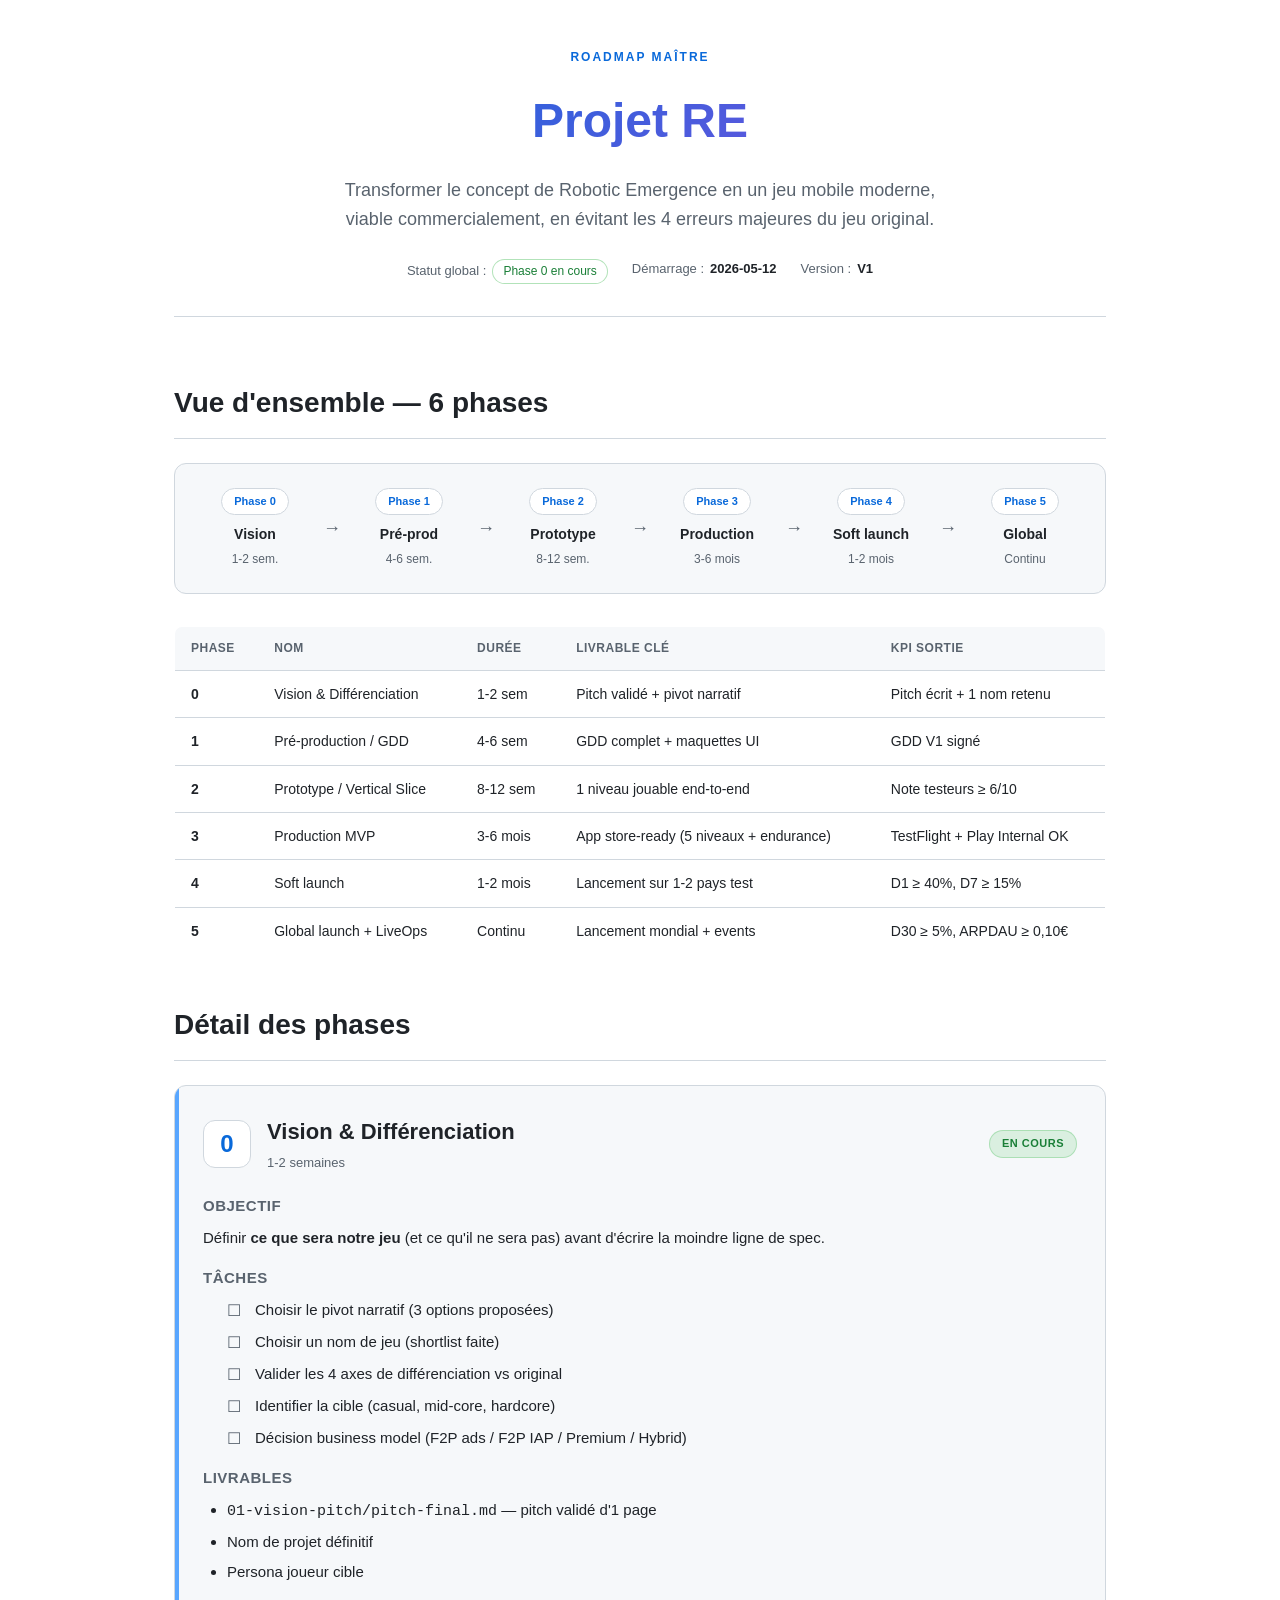
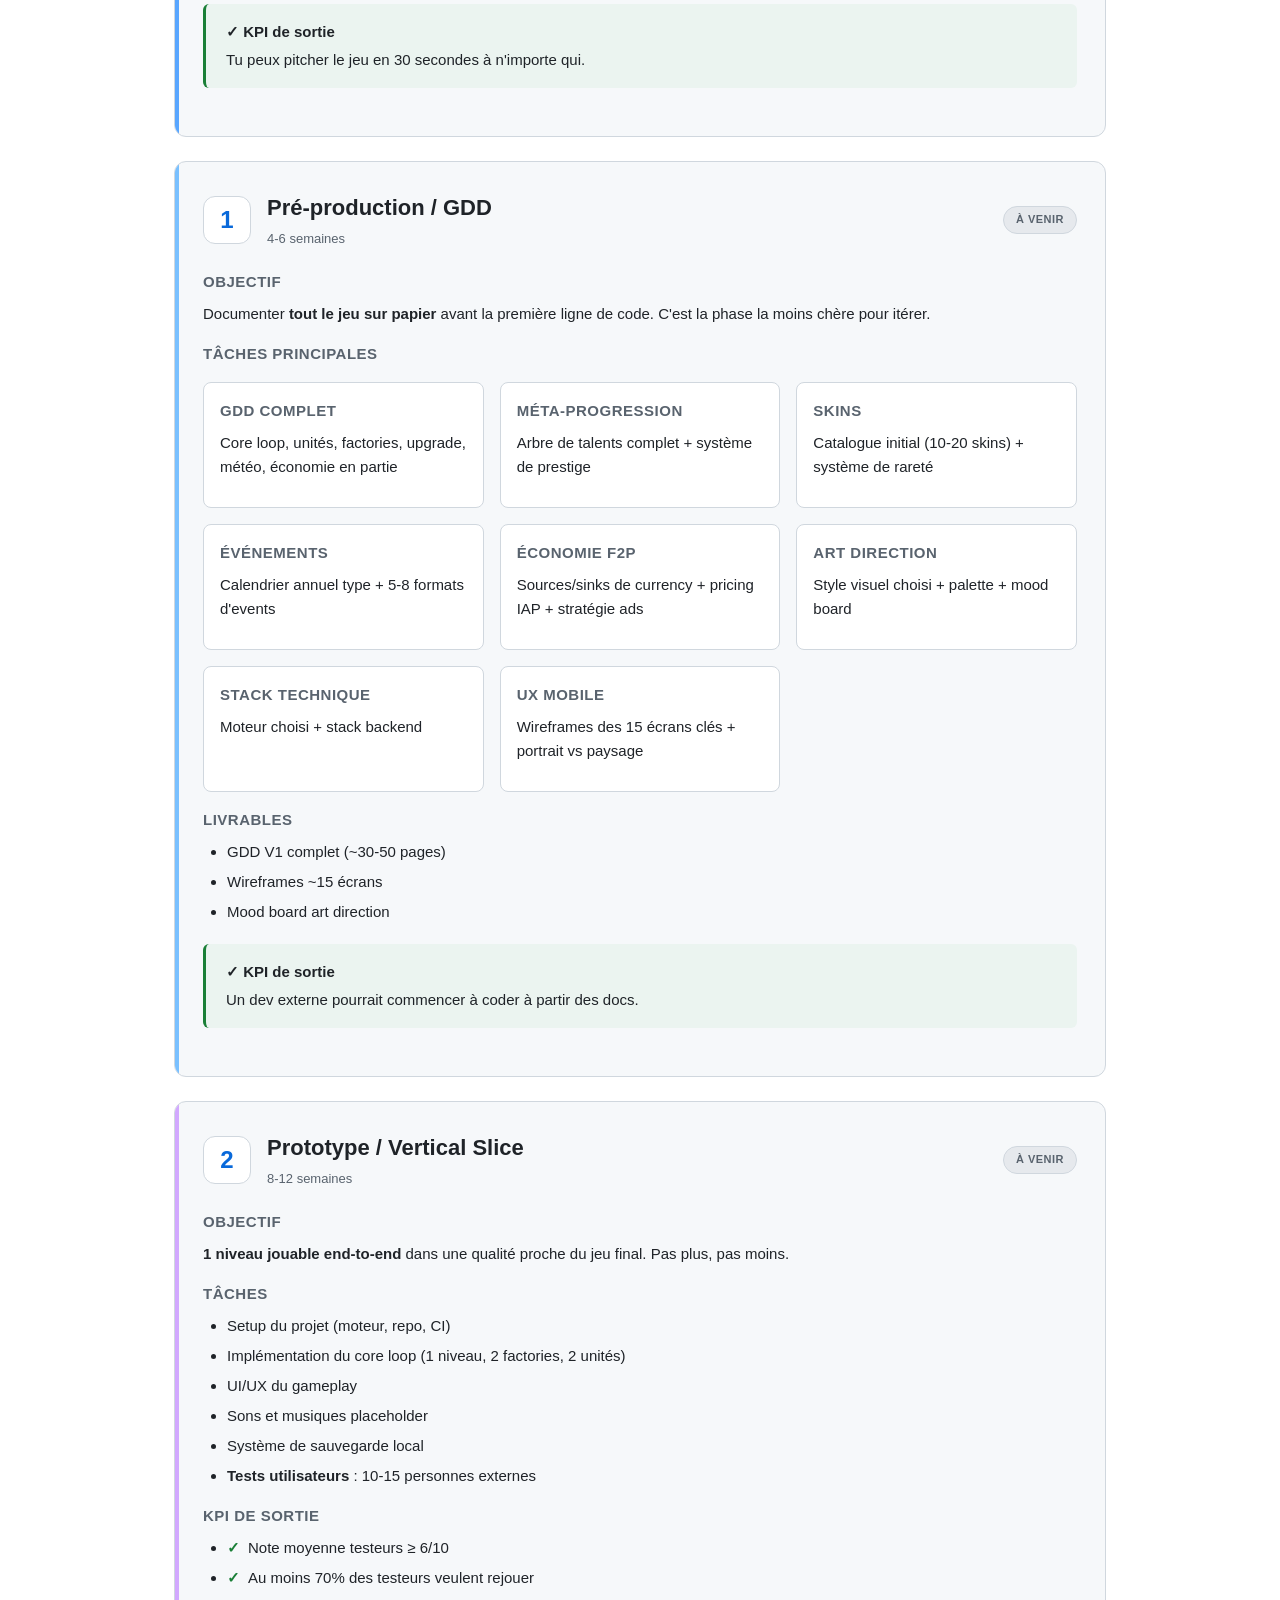
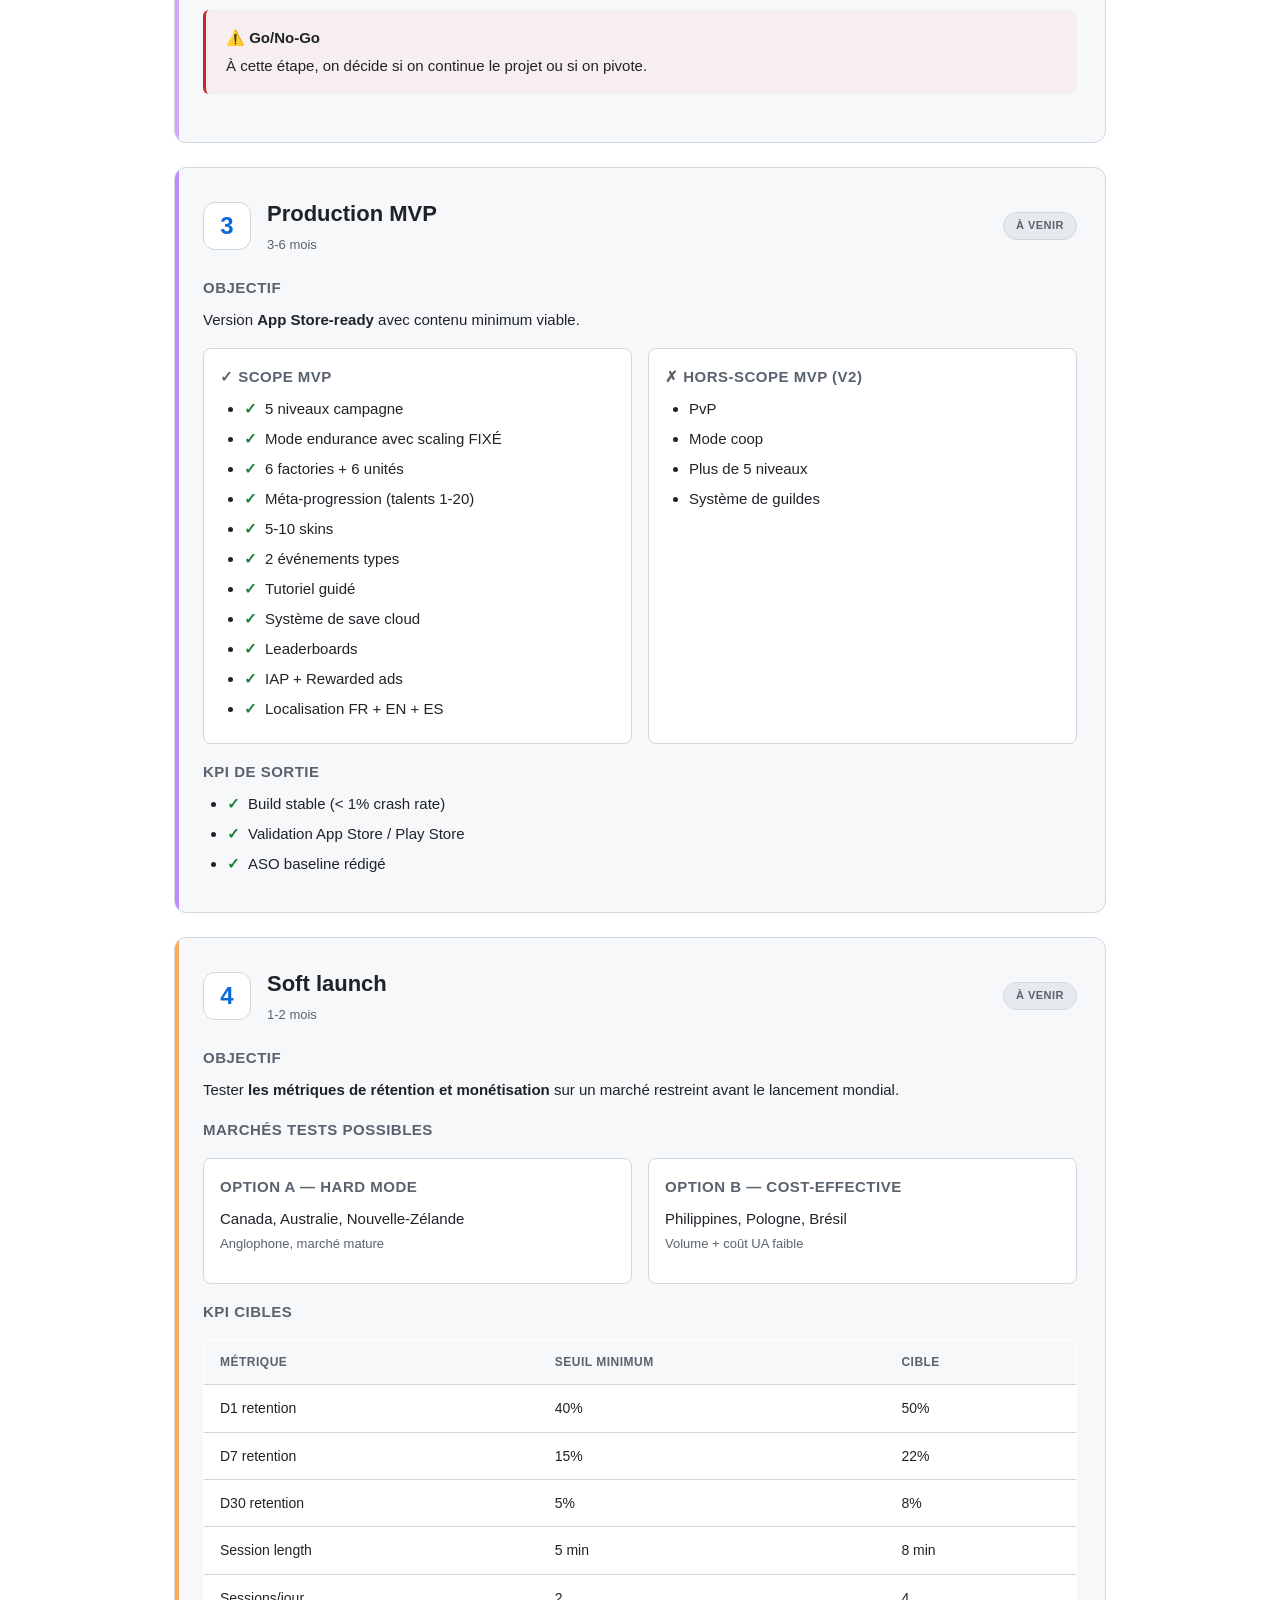
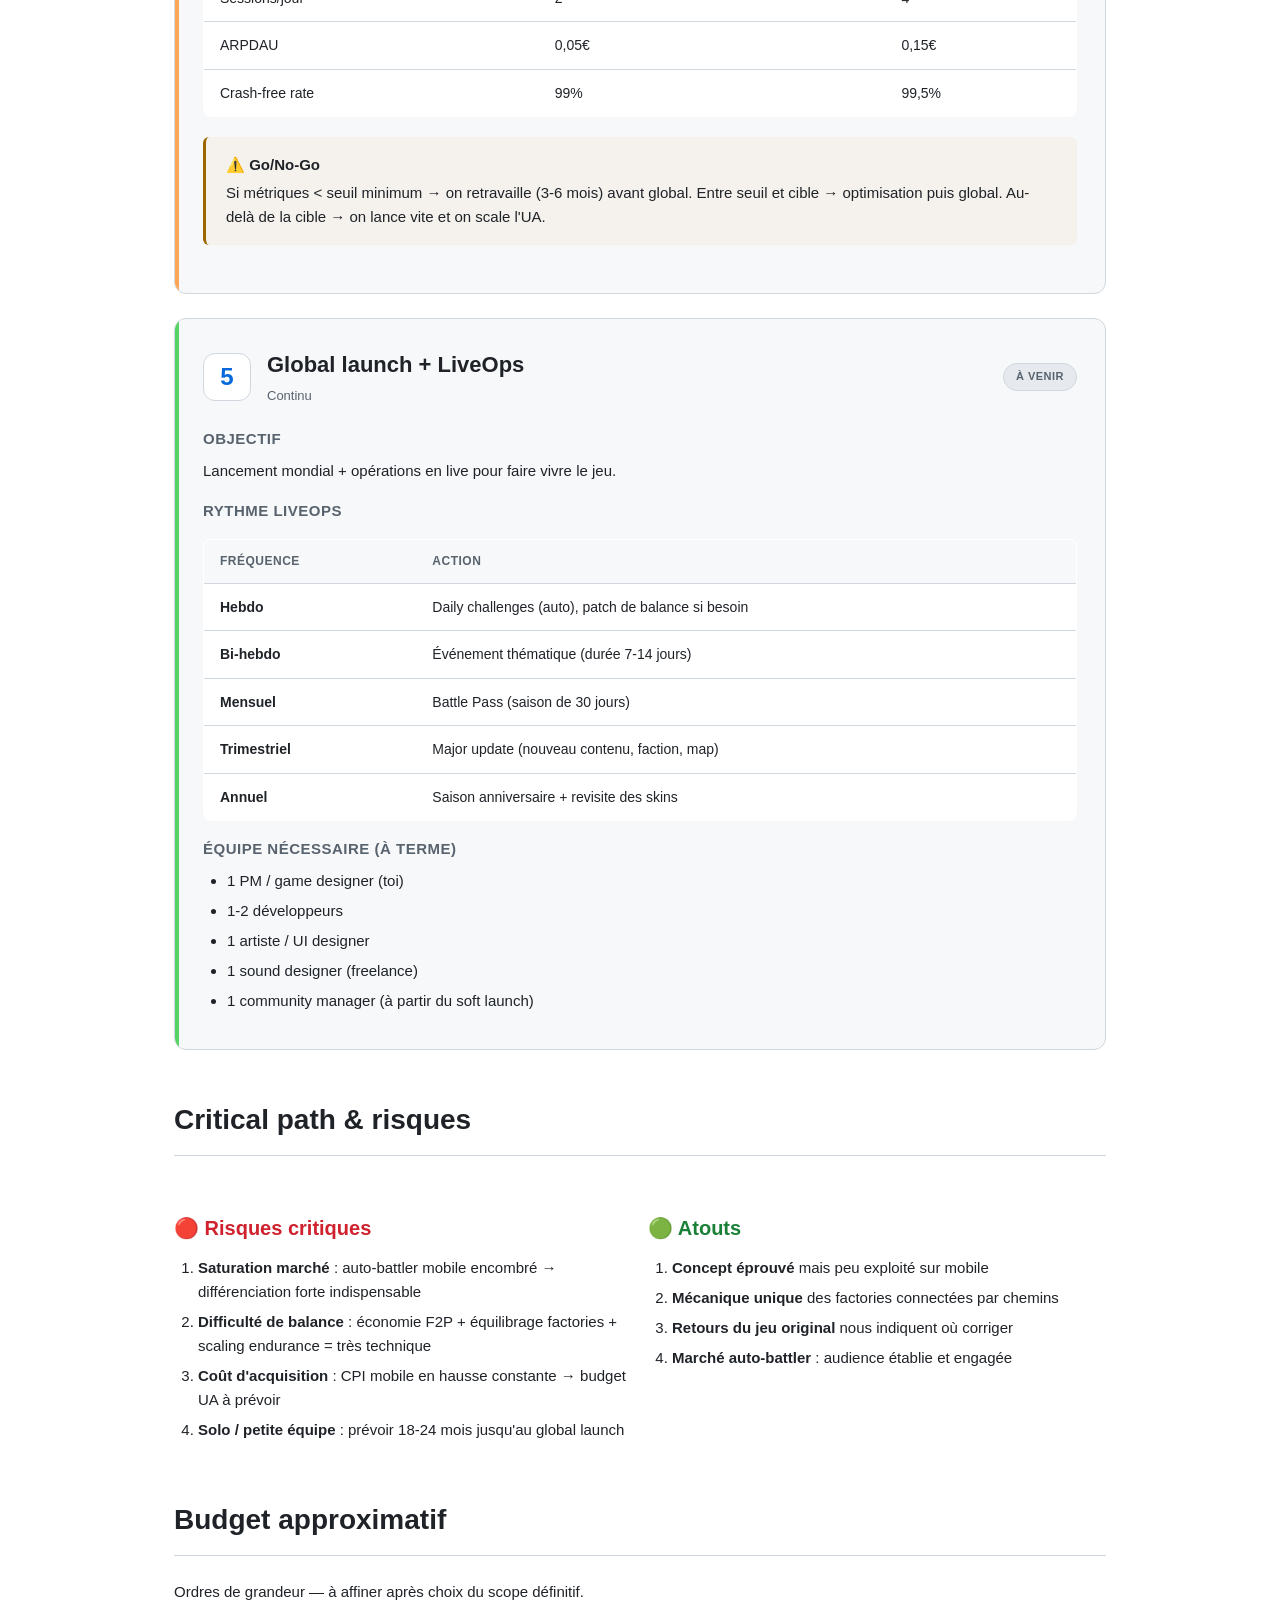
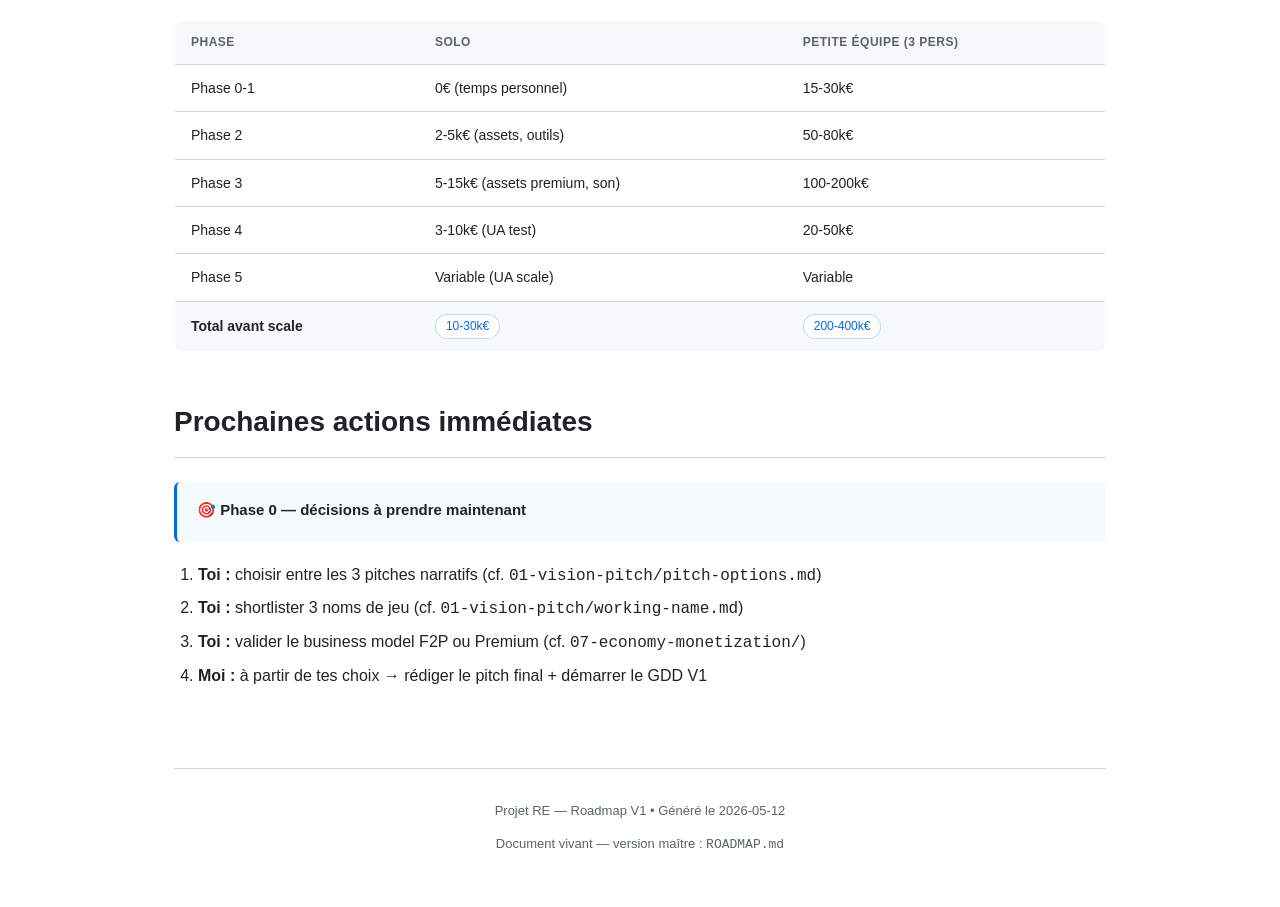
<file: ROADMAP.html>
<!DOCTYPE html>
<html lang="fr">
<head>
<meta charset="UTF-8">
<meta name="viewport" content="width=device-width, initial-scale=1.0">
<title>Roadmap — Projet RE</title>
<style>
  :root {
    --bg: #0d1117;
    --bg-card: #161b22;
    --bg-elev: #1f2733;
    --border: #30363d;
    --text: #e6edf3;
    --text-dim: #8b949e;
    --accent: #58a6ff;
    --accent-bright: #79c0ff;
    --green: #3fb950;
    --orange: #d29922;
    --red: #f85149;
    --purple: #bc8cff;
    --code-bg: #1f2733;
  }

  @media (prefers-color-scheme: light) {
    :root {
      --bg: #ffffff;
      --bg-card: #f6f8fa;
      --bg-elev: #ffffff;
      --border: #d0d7de;
      --text: #1f2328;
      --text-dim: #59636e;
      --accent: #0969da;
      --accent-bright: #0550ae;
      --green: #1a7f37;
      --orange: #9a6700;
      --red: #cf222e;
      --purple: #8250df;
      --code-bg: #f6f8fa;
    }
  }

  * { box-sizing: border-box; }

  body {
    margin: 0;
    background: var(--bg);
    color: var(--text);
    font-family: -apple-system, BlinkMacSystemFont, 'Segoe UI', 'SF Pro Text', Roboto, sans-serif;
    line-height: 1.6;
    font-size: 15px;
  }

  .container {
    max-width: 980px;
    margin: 0 auto;
    padding: 48px 24px;
  }

  /* HEADER */
  header {
    text-align: center;
    margin-bottom: 64px;
    padding-bottom: 32px;
    border-bottom: 1px solid var(--border);
  }

  header .eyebrow {
    color: var(--accent);
    font-size: 12px;
    text-transform: uppercase;
    letter-spacing: 2px;
    font-weight: 600;
    margin-bottom: 16px;
  }

  header h1 {
    font-size: 48px;
    font-weight: 800;
    margin: 0 0 16px;
    background: linear-gradient(135deg, var(--accent) 0%, var(--purple) 100%);
    -webkit-background-clip: text;
    -webkit-text-fill-color: transparent;
    background-clip: text;
  }

  header .subtitle {
    font-size: 18px;
    color: var(--text-dim);
    max-width: 640px;
    margin: 0 auto 24px;
  }

  header .meta {
    display: inline-flex;
    gap: 24px;
    flex-wrap: wrap;
    justify-content: center;
    font-size: 13px;
    color: var(--text-dim);
  }

  header .meta span strong {
    color: var(--text);
    margin-left: 6px;
  }

  /* SECTIONS */
  section {
    margin: 48px 0;
  }

  h2 {
    font-size: 28px;
    margin: 0 0 24px;
    padding-bottom: 12px;
    border-bottom: 1px solid var(--border);
  }

  h3 {
    font-size: 20px;
    margin: 32px 0 12px;
    color: var(--text);
  }

  h4 {
    font-size: 15px;
    margin: 16px 0 8px;
    color: var(--text-dim);
    text-transform: uppercase;
    letter-spacing: 0.5px;
    font-weight: 600;
  }

  p { margin: 0 0 12px; }

  /* TIMELINE FLOW */
  .timeline {
    background: var(--bg-card);
    border: 1px solid var(--border);
    border-radius: 12px;
    padding: 24px;
    margin-bottom: 32px;
    overflow-x: auto;
  }

  .timeline-flow {
    display: flex;
    gap: 12px;
    align-items: center;
    justify-content: space-between;
    min-width: 720px;
  }

  .flow-step {
    flex: 1;
    text-align: center;
  }

  .flow-step .badge {
    display: inline-block;
    background: var(--bg-elev);
    border: 1px solid var(--border);
    border-radius: 50px;
    padding: 4px 12px;
    font-size: 11px;
    color: var(--accent);
    font-weight: 600;
    margin-bottom: 8px;
  }

  .flow-step .name {
    font-weight: 600;
    font-size: 14px;
    margin-bottom: 4px;
  }

  .flow-step .duration {
    font-size: 12px;
    color: var(--text-dim);
  }

  .flow-arrow {
    color: var(--text-dim);
    font-size: 18px;
  }

  /* PHASE CARDS */
  .phase {
    background: var(--bg-card);
    border: 1px solid var(--border);
    border-radius: 12px;
    padding: 28px;
    margin-bottom: 24px;
    position: relative;
    overflow: hidden;
  }

  .phase::before {
    content: '';
    position: absolute;
    top: 0;
    left: 0;
    width: 4px;
    height: 100%;
    background: var(--accent);
  }

  .phase[data-phase="0"]::before { background: #58a6ff; }
  .phase[data-phase="1"]::before { background: #79c0ff; }
  .phase[data-phase="2"]::before { background: #d2a8ff; }
  .phase[data-phase="3"]::before { background: #bc8cff; }
  .phase[data-phase="4"]::before { background: #ffa657; }
  .phase[data-phase="5"]::before { background: #56d364; }

  .phase-header {
    display: flex;
    align-items: center;
    gap: 16px;
    margin-bottom: 20px;
    flex-wrap: wrap;
  }

  .phase-number {
    width: 48px;
    height: 48px;
    border-radius: 12px;
    background: var(--bg-elev);
    border: 1px solid var(--border);
    display: flex;
    align-items: center;
    justify-content: center;
    font-size: 24px;
    font-weight: 800;
    color: var(--accent);
    flex-shrink: 0;
  }

  .phase-title {
    flex: 1;
    min-width: 200px;
  }

  .phase-title h3 {
    margin: 0;
    font-size: 22px;
  }

  .phase-title .duration {
    color: var(--text-dim);
    font-size: 13px;
    margin-top: 4px;
  }

  .phase-status {
    padding: 4px 12px;
    border-radius: 50px;
    font-size: 11px;
    font-weight: 600;
    text-transform: uppercase;
    letter-spacing: 0.5px;
  }

  .status-active {
    background: rgba(63, 185, 80, 0.15);
    color: var(--green);
    border: 1px solid rgba(63, 185, 80, 0.3);
  }

  .status-pending {
    background: rgba(139, 148, 158, 0.15);
    color: var(--text-dim);
    border: 1px solid var(--border);
  }

  /* GRIDS */
  .grid-2 {
    display: grid;
    grid-template-columns: repeat(auto-fit, minmax(280px, 1fr));
    gap: 16px;
    margin: 16px 0;
  }

  .info-block {
    background: var(--bg-elev);
    border: 1px solid var(--border);
    border-radius: 8px;
    padding: 16px;
  }

  .info-block h4 {
    margin-top: 0;
  }

  /* LISTS */
  ul, ol {
    margin: 8px 0;
    padding-left: 24px;
  }

  li { margin-bottom: 6px; }

  ul.clean {
    list-style: none;
    padding-left: 0;
  }

  ul.clean li {
    padding: 8px 0;
    border-bottom: 1px solid var(--border);
  }

  ul.clean li:last-child { border-bottom: none; }

  ul.checks li::before {
    content: '✓';
    color: var(--green);
    margin-right: 8px;
    font-weight: bold;
  }

  /* TABLES */
  table {
    width: 100%;
    border-collapse: collapse;
    background: var(--bg-elev);
    border: 1px solid var(--border);
    border-radius: 8px;
    overflow: hidden;
    margin: 16px 0;
    font-size: 14px;
  }

  th, td {
    padding: 12px 16px;
    text-align: left;
    border-bottom: 1px solid var(--border);
  }

  th {
    background: var(--bg-card);
    font-weight: 600;
    color: var(--text-dim);
    font-size: 12px;
    text-transform: uppercase;
    letter-spacing: 0.5px;
  }

  tr:last-child td { border-bottom: none; }

  tr:hover td { background: rgba(88, 166, 255, 0.04); }

  /* BADGES */
  .badge {
    display: inline-block;
    padding: 2px 10px;
    border-radius: 50px;
    font-size: 12px;
    font-weight: 500;
    background: var(--bg-elev);
    border: 1px solid var(--border);
  }

  .badge-green { color: var(--green); border-color: rgba(63, 185, 80, 0.4); }
  .badge-orange { color: var(--orange); border-color: rgba(210, 153, 34, 0.4); }
  .badge-red { color: var(--red); border-color: rgba(248, 81, 73, 0.4); }
  .badge-blue { color: var(--accent); border-color: rgba(88, 166, 255, 0.4); }

  /* CALLOUTS */
  .callout {
    border-left: 3px solid var(--accent);
    background: rgba(88, 166, 255, 0.06);
    padding: 16px 20px;
    border-radius: 6px;
    margin: 20px 0;
  }

  .callout-warning {
    border-left-color: var(--orange);
    background: rgba(210, 153, 34, 0.06);
  }

  .callout-danger {
    border-left-color: var(--red);
    background: rgba(248, 81, 73, 0.06);
  }

  .callout-success {
    border-left-color: var(--green);
    background: rgba(63, 185, 80, 0.06);
  }

  .callout strong { display: block; margin-bottom: 4px; }

  /* KPI / METRICS */
  .kpi-list {
    display: grid;
    grid-template-columns: repeat(auto-fit, minmax(140px, 1fr));
    gap: 12px;
    margin: 16px 0;
  }

  .kpi {
    background: var(--bg-elev);
    border: 1px solid var(--border);
    border-radius: 8px;
    padding: 16px;
    text-align: center;
  }

  .kpi-label {
    font-size: 11px;
    color: var(--text-dim);
    text-transform: uppercase;
    letter-spacing: 0.5px;
    margin-bottom: 4px;
  }

  .kpi-value {
    font-size: 24px;
    font-weight: 700;
    color: var(--accent-bright);
  }

  /* CHECKLIST */
  .checklist li {
    list-style: none;
    padding-left: 28px;
    position: relative;
    margin-bottom: 8px;
  }

  .checklist li::before {
    content: '☐';
    position: absolute;
    left: 0;
    color: var(--text-dim);
    font-size: 16px;
  }

  /* FOOTER */
  footer {
    margin-top: 80px;
    padding-top: 32px;
    border-top: 1px solid var(--border);
    text-align: center;
    color: var(--text-dim);
    font-size: 13px;
  }

  /* RESPONSIVE */
  @media (max-width: 640px) {
    .container { padding: 24px 16px; }
    header h1 { font-size: 32px; }
    h2 { font-size: 22px; }
    .phase { padding: 20px; }
    .phase-number { width: 40px; height: 40px; font-size: 20px; }
  }

  /* PRINT */
  @media print {
    body { background: white; color: black; }
    .phase, .timeline, .info-block, table, .kpi, .callout {
      page-break-inside: avoid;
      box-shadow: none;
    }
  }
</style>
</head>
<body>
<div class="container">

<header>
  <div class="eyebrow">Roadmap maître</div>
  <h1>Projet RE</h1>
  <p class="subtitle">Transformer le concept de Robotic Emergence en un jeu mobile moderne, viable commercialement, en évitant les 4 erreurs majeures du jeu original.</p>
  <div class="meta">
    <span>Statut global :<strong><span class="badge badge-green">Phase 0 en cours</span></strong></span>
    <span>Démarrage :<strong>2026-05-12</strong></span>
    <span>Version :<strong>V1</strong></span>
  </div>
</header>

<section>
  <h2>Vue d'ensemble — 6 phases</h2>

  <div class="timeline">
    <div class="timeline-flow">
      <div class="flow-step">
        <div class="badge">Phase 0</div>
        <div class="name">Vision</div>
        <div class="duration">1-2 sem.</div>
      </div>
      <div class="flow-arrow">→</div>
      <div class="flow-step">
        <div class="badge">Phase 1</div>
        <div class="name">Pré-prod</div>
        <div class="duration">4-6 sem.</div>
      </div>
      <div class="flow-arrow">→</div>
      <div class="flow-step">
        <div class="badge">Phase 2</div>
        <div class="name">Prototype</div>
        <div class="duration">8-12 sem.</div>
      </div>
      <div class="flow-arrow">→</div>
      <div class="flow-step">
        <div class="badge">Phase 3</div>
        <div class="name">Production</div>
        <div class="duration">3-6 mois</div>
      </div>
      <div class="flow-arrow">→</div>
      <div class="flow-step">
        <div class="badge">Phase 4</div>
        <div class="name">Soft launch</div>
        <div class="duration">1-2 mois</div>
      </div>
      <div class="flow-arrow">→</div>
      <div class="flow-step">
        <div class="badge">Phase 5</div>
        <div class="name">Global</div>
        <div class="duration">Continu</div>
      </div>
    </div>
  </div>

  <table>
    <thead>
      <tr>
        <th>Phase</th>
        <th>Nom</th>
        <th>Durée</th>
        <th>Livrable clé</th>
        <th>KPI sortie</th>
      </tr>
    </thead>
    <tbody>
      <tr>
        <td><strong>0</strong></td>
        <td>Vision &amp; Différenciation</td>
        <td>1-2 sem</td>
        <td>Pitch validé + pivot narratif</td>
        <td>Pitch écrit + 1 nom retenu</td>
      </tr>
      <tr>
        <td><strong>1</strong></td>
        <td>Pré-production / GDD</td>
        <td>4-6 sem</td>
        <td>GDD complet + maquettes UI</td>
        <td>GDD V1 signé</td>
      </tr>
      <tr>
        <td><strong>2</strong></td>
        <td>Prototype / Vertical Slice</td>
        <td>8-12 sem</td>
        <td>1 niveau jouable end-to-end</td>
        <td>Note testeurs ≥ 6/10</td>
      </tr>
      <tr>
        <td><strong>3</strong></td>
        <td>Production MVP</td>
        <td>3-6 mois</td>
        <td>App store-ready (5 niveaux + endurance)</td>
        <td>TestFlight + Play Internal OK</td>
      </tr>
      <tr>
        <td><strong>4</strong></td>
        <td>Soft launch</td>
        <td>1-2 mois</td>
        <td>Lancement sur 1-2 pays test</td>
        <td>D1 ≥ 40%, D7 ≥ 15%</td>
      </tr>
      <tr>
        <td><strong>5</strong></td>
        <td>Global launch + LiveOps</td>
        <td>Continu</td>
        <td>Lancement mondial + events</td>
        <td>D30 ≥ 5%, ARPDAU ≥ 0,10€</td>
      </tr>
    </tbody>
  </table>
</section>

<section>
  <h2>Détail des phases</h2>

  <!-- PHASE 0 -->
  <div class="phase" data-phase="0">
    <div class="phase-header">
      <div class="phase-number">0</div>
      <div class="phase-title">
        <h3>Vision &amp; Différenciation</h3>
        <div class="duration">1-2 semaines</div>
      </div>
      <span class="phase-status status-active">En cours</span>
    </div>

    <h4>Objectif</h4>
    <p>Définir <strong>ce que sera notre jeu</strong> (et ce qu'il ne sera pas) avant d'écrire la moindre ligne de spec.</p>

    <h4>Tâches</h4>
    <ul class="checklist">
      <li>Choisir le pivot narratif (3 options proposées)</li>
      <li>Choisir un nom de jeu (shortlist faite)</li>
      <li>Valider les 4 axes de différenciation vs original</li>
      <li>Identifier la cible (casual, mid-core, hardcore)</li>
      <li>Décision business model (F2P ads / F2P IAP / Premium / Hybrid)</li>
    </ul>

    <h4>Livrables</h4>
    <ul>
      <li><code>01-vision-pitch/pitch-final.md</code> — pitch validé d'1 page</li>
      <li>Nom de projet définitif</li>
      <li>Persona joueur cible</li>
    </ul>

    <div class="callout callout-success">
      <strong>✓ KPI de sortie</strong>
      Tu peux pitcher le jeu en 30 secondes à n'importe qui.
    </div>
  </div>

  <!-- PHASE 1 -->
  <div class="phase" data-phase="1">
    <div class="phase-header">
      <div class="phase-number">1</div>
      <div class="phase-title">
        <h3>Pré-production / GDD</h3>
        <div class="duration">4-6 semaines</div>
      </div>
      <span class="phase-status status-pending">À venir</span>
    </div>

    <h4>Objectif</h4>
    <p>Documenter <strong>tout le jeu sur papier</strong> avant la première ligne de code. C'est la phase la moins chère pour itérer.</p>

    <h4>Tâches principales</h4>
    <div class="grid-2">
      <div class="info-block">
        <h4>GDD complet</h4>
        <p>Core loop, unités, factories, upgrade, météo, économie en partie</p>
      </div>
      <div class="info-block">
        <h4>Méta-progression</h4>
        <p>Arbre de talents complet + système de prestige</p>
      </div>
      <div class="info-block">
        <h4>Skins</h4>
        <p>Catalogue initial (10-20 skins) + système de rareté</p>
      </div>
      <div class="info-block">
        <h4>Événements</h4>
        <p>Calendrier annuel type + 5-8 formats d'events</p>
      </div>
      <div class="info-block">
        <h4>Économie F2P</h4>
        <p>Sources/sinks de currency + pricing IAP + stratégie ads</p>
      </div>
      <div class="info-block">
        <h4>Art direction</h4>
        <p>Style visuel choisi + palette + mood board</p>
      </div>
      <div class="info-block">
        <h4>Stack technique</h4>
        <p>Moteur choisi + stack backend</p>
      </div>
      <div class="info-block">
        <h4>UX mobile</h4>
        <p>Wireframes des 15 écrans clés + portrait vs paysage</p>
      </div>
    </div>

    <h4>Livrables</h4>
    <ul>
      <li>GDD V1 complet (~30-50 pages)</li>
      <li>Wireframes ~15 écrans</li>
      <li>Mood board art direction</li>
    </ul>

    <div class="callout callout-success">
      <strong>✓ KPI de sortie</strong>
      Un dev externe pourrait commencer à coder à partir des docs.
    </div>
  </div>

  <!-- PHASE 2 -->
  <div class="phase" data-phase="2">
    <div class="phase-header">
      <div class="phase-number">2</div>
      <div class="phase-title">
        <h3>Prototype / Vertical Slice</h3>
        <div class="duration">8-12 semaines</div>
      </div>
      <span class="phase-status status-pending">À venir</span>
    </div>

    <h4>Objectif</h4>
    <p><strong>1 niveau jouable end-to-end</strong> dans une qualité proche du jeu final. Pas plus, pas moins.</p>

    <h4>Tâches</h4>
    <ul>
      <li>Setup du projet (moteur, repo, CI)</li>
      <li>Implémentation du core loop (1 niveau, 2 factories, 2 unités)</li>
      <li>UI/UX du gameplay</li>
      <li>Sons et musiques placeholder</li>
      <li>Système de sauvegarde local</li>
      <li><strong>Tests utilisateurs</strong> : 10-15 personnes externes</li>
    </ul>

    <h4>KPI de sortie</h4>
    <ul class="checks">
      <li>Note moyenne testeurs ≥ 6/10</li>
      <li>Au moins 70% des testeurs veulent rejouer</li>
    </ul>

    <div class="callout callout-danger">
      <strong>⚠️ Go/No-Go</strong>
      À cette étape, on décide si on continue le projet ou si on pivote.
    </div>
  </div>

  <!-- PHASE 3 -->
  <div class="phase" data-phase="3">
    <div class="phase-header">
      <div class="phase-number">3</div>
      <div class="phase-title">
        <h3>Production MVP</h3>
        <div class="duration">3-6 mois</div>
      </div>
      <span class="phase-status status-pending">À venir</span>
    </div>

    <h4>Objectif</h4>
    <p>Version <strong>App Store-ready</strong> avec contenu minimum viable.</p>

    <div class="grid-2">
      <div class="info-block">
        <h4>✓ Scope MVP</h4>
        <ul class="checks" style="margin: 0;">
          <li>5 niveaux campagne</li>
          <li>Mode endurance avec scaling FIXÉ</li>
          <li>6 factories + 6 unités</li>
          <li>Méta-progression (talents 1-20)</li>
          <li>5-10 skins</li>
          <li>2 événements types</li>
          <li>Tutoriel guidé</li>
          <li>Système de save cloud</li>
          <li>Leaderboards</li>
          <li>IAP + Rewarded ads</li>
          <li>Localisation FR + EN + ES</li>
        </ul>
      </div>
      <div class="info-block">
        <h4>✗ Hors-scope MVP (V2)</h4>
        <ul style="margin: 0;">
          <li>PvP</li>
          <li>Mode coop</li>
          <li>Plus de 5 niveaux</li>
          <li>Système de guildes</li>
        </ul>
      </div>
    </div>

    <h4>KPI de sortie</h4>
    <ul class="checks">
      <li>Build stable (&lt; 1% crash rate)</li>
      <li>Validation App Store / Play Store</li>
      <li>ASO baseline rédigé</li>
    </ul>
  </div>

  <!-- PHASE 4 -->
  <div class="phase" data-phase="4">
    <div class="phase-header">
      <div class="phase-number">4</div>
      <div class="phase-title">
        <h3>Soft launch</h3>
        <div class="duration">1-2 mois</div>
      </div>
      <span class="phase-status status-pending">À venir</span>
    </div>

    <h4>Objectif</h4>
    <p>Tester <strong>les métriques de rétention et monétisation</strong> sur un marché restreint avant le lancement mondial.</p>

    <h4>Marchés tests possibles</h4>
    <div class="grid-2">
      <div class="info-block">
        <h4>Option A — Hard mode</h4>
        <p>Canada, Australie, Nouvelle-Zélande<br><span style="color: var(--text-dim); font-size: 13px;">Anglophone, marché mature</span></p>
      </div>
      <div class="info-block">
        <h4>Option B — Cost-effective</h4>
        <p>Philippines, Pologne, Brésil<br><span style="color: var(--text-dim); font-size: 13px;">Volume + coût UA faible</span></p>
      </div>
    </div>

    <h4>KPI cibles</h4>
    <table>
      <thead>
        <tr><th>Métrique</th><th>Seuil minimum</th><th>Cible</th></tr>
      </thead>
      <tbody>
        <tr><td>D1 retention</td><td>40%</td><td>50%</td></tr>
        <tr><td>D7 retention</td><td>15%</td><td>22%</td></tr>
        <tr><td>D30 retention</td><td>5%</td><td>8%</td></tr>
        <tr><td>Session length</td><td>5 min</td><td>8 min</td></tr>
        <tr><td>Sessions/jour</td><td>2</td><td>4</td></tr>
        <tr><td>ARPDAU</td><td>0,05€</td><td>0,15€</td></tr>
        <tr><td>Crash-free rate</td><td>99%</td><td>99,5%</td></tr>
      </tbody>
    </table>

    <div class="callout callout-warning">
      <strong>⚠️ Go/No-Go</strong>
      Si métriques &lt; seuil minimum → on retravaille (3-6 mois) avant global. Entre seuil et cible → optimisation puis global. Au-delà de la cible → on lance vite et on scale l'UA.
    </div>
  </div>

  <!-- PHASE 5 -->
  <div class="phase" data-phase="5">
    <div class="phase-header">
      <div class="phase-number">5</div>
      <div class="phase-title">
        <h3>Global launch + LiveOps</h3>
        <div class="duration">Continu</div>
      </div>
      <span class="phase-status status-pending">À venir</span>
    </div>

    <h4>Objectif</h4>
    <p>Lancement mondial + opérations en live pour faire vivre le jeu.</p>

    <h4>Rythme LiveOps</h4>
    <table>
      <thead>
        <tr><th>Fréquence</th><th>Action</th></tr>
      </thead>
      <tbody>
        <tr><td><strong>Hebdo</strong></td><td>Daily challenges (auto), patch de balance si besoin</td></tr>
        <tr><td><strong>Bi-hebdo</strong></td><td>Événement thématique (durée 7-14 jours)</td></tr>
        <tr><td><strong>Mensuel</strong></td><td>Battle Pass (saison de 30 jours)</td></tr>
        <tr><td><strong>Trimestriel</strong></td><td>Major update (nouveau contenu, faction, map)</td></tr>
        <tr><td><strong>Annuel</strong></td><td>Saison anniversaire + revisite des skins</td></tr>
      </tbody>
    </table>

    <h4>Équipe nécessaire (à terme)</h4>
    <ul>
      <li>1 PM / game designer (toi)</li>
      <li>1-2 développeurs</li>
      <li>1 artiste / UI designer</li>
      <li>1 sound designer (freelance)</li>
      <li>1 community manager (à partir du soft launch)</li>
    </ul>
  </div>

</section>

<section>
  <h2>Critical path &amp; risques</h2>

  <div class="grid-2">
    <div>
      <h3 style="color: var(--red);">🔴 Risques critiques</h3>
      <ol>
        <li><strong>Saturation marché</strong> : auto-battler mobile encombré → différenciation forte indispensable</li>
        <li><strong>Difficulté de balance</strong> : économie F2P + équilibrage factories + scaling endurance = très technique</li>
        <li><strong>Coût d'acquisition</strong> : CPI mobile en hausse constante → budget UA à prévoir</li>
        <li><strong>Solo / petite équipe</strong> : prévoir 18-24 mois jusqu'au global launch</li>
      </ol>
    </div>
    <div>
      <h3 style="color: var(--green);">🟢 Atouts</h3>
      <ol>
        <li><strong>Concept éprouvé</strong> mais peu exploité sur mobile</li>
        <li><strong>Mécanique unique</strong> des factories connectées par chemins</li>
        <li><strong>Retours du jeu original</strong> nous indiquent où corriger</li>
        <li><strong>Marché auto-battler</strong> : audience établie et engagée</li>
      </ol>
    </div>
  </div>
</section>

<section>
  <h2>Budget approximatif</h2>
  <p>Ordres de grandeur — à affiner après choix du scope définitif.</p>

  <table>
    <thead>
      <tr>
        <th>Phase</th>
        <th>Solo</th>
        <th>Petite équipe (3 pers)</th>
      </tr>
    </thead>
    <tbody>
      <tr><td>Phase 0-1</td><td>0€ (temps personnel)</td><td>15-30k€</td></tr>
      <tr><td>Phase 2</td><td>2-5k€ (assets, outils)</td><td>50-80k€</td></tr>
      <tr><td>Phase 3</td><td>5-15k€ (assets premium, son)</td><td>100-200k€</td></tr>
      <tr><td>Phase 4</td><td>3-10k€ (UA test)</td><td>20-50k€</td></tr>
      <tr><td>Phase 5</td><td>Variable (UA scale)</td><td>Variable</td></tr>
      <tr style="background: var(--bg-card); font-weight: 600;">
        <td>Total avant scale</td>
        <td><span class="badge badge-blue">10-30k€</span></td>
        <td><span class="badge badge-blue">200-400k€</span></td>
      </tr>
    </tbody>
  </table>
</section>

<section>
  <h2>Prochaines actions immédiates</h2>

  <div class="callout">
    <strong>🎯 Phase 0 — décisions à prendre maintenant</strong>
  </div>

  <ol style="font-size: 16px;">
    <li><strong>Toi :</strong> choisir entre les 3 pitches narratifs (cf. <code>01-vision-pitch/pitch-options.md</code>)</li>
    <li><strong>Toi :</strong> shortlister 3 noms de jeu (cf. <code>01-vision-pitch/working-name.md</code>)</li>
    <li><strong>Toi :</strong> valider le business model F2P ou Premium (cf. <code>07-economy-monetization/</code>)</li>
    <li><strong>Moi :</strong> à partir de tes choix → rédiger le pitch final + démarrer le GDD V1</li>
  </ol>
</section>

<footer>
  <p>Projet RE — Roadmap V1 • Généré le 2026-05-12</p>
  <p>Document vivant — version maître : <code>ROADMAP.md</code></p>
</footer>

</div>
</body>
</html>
</file>
